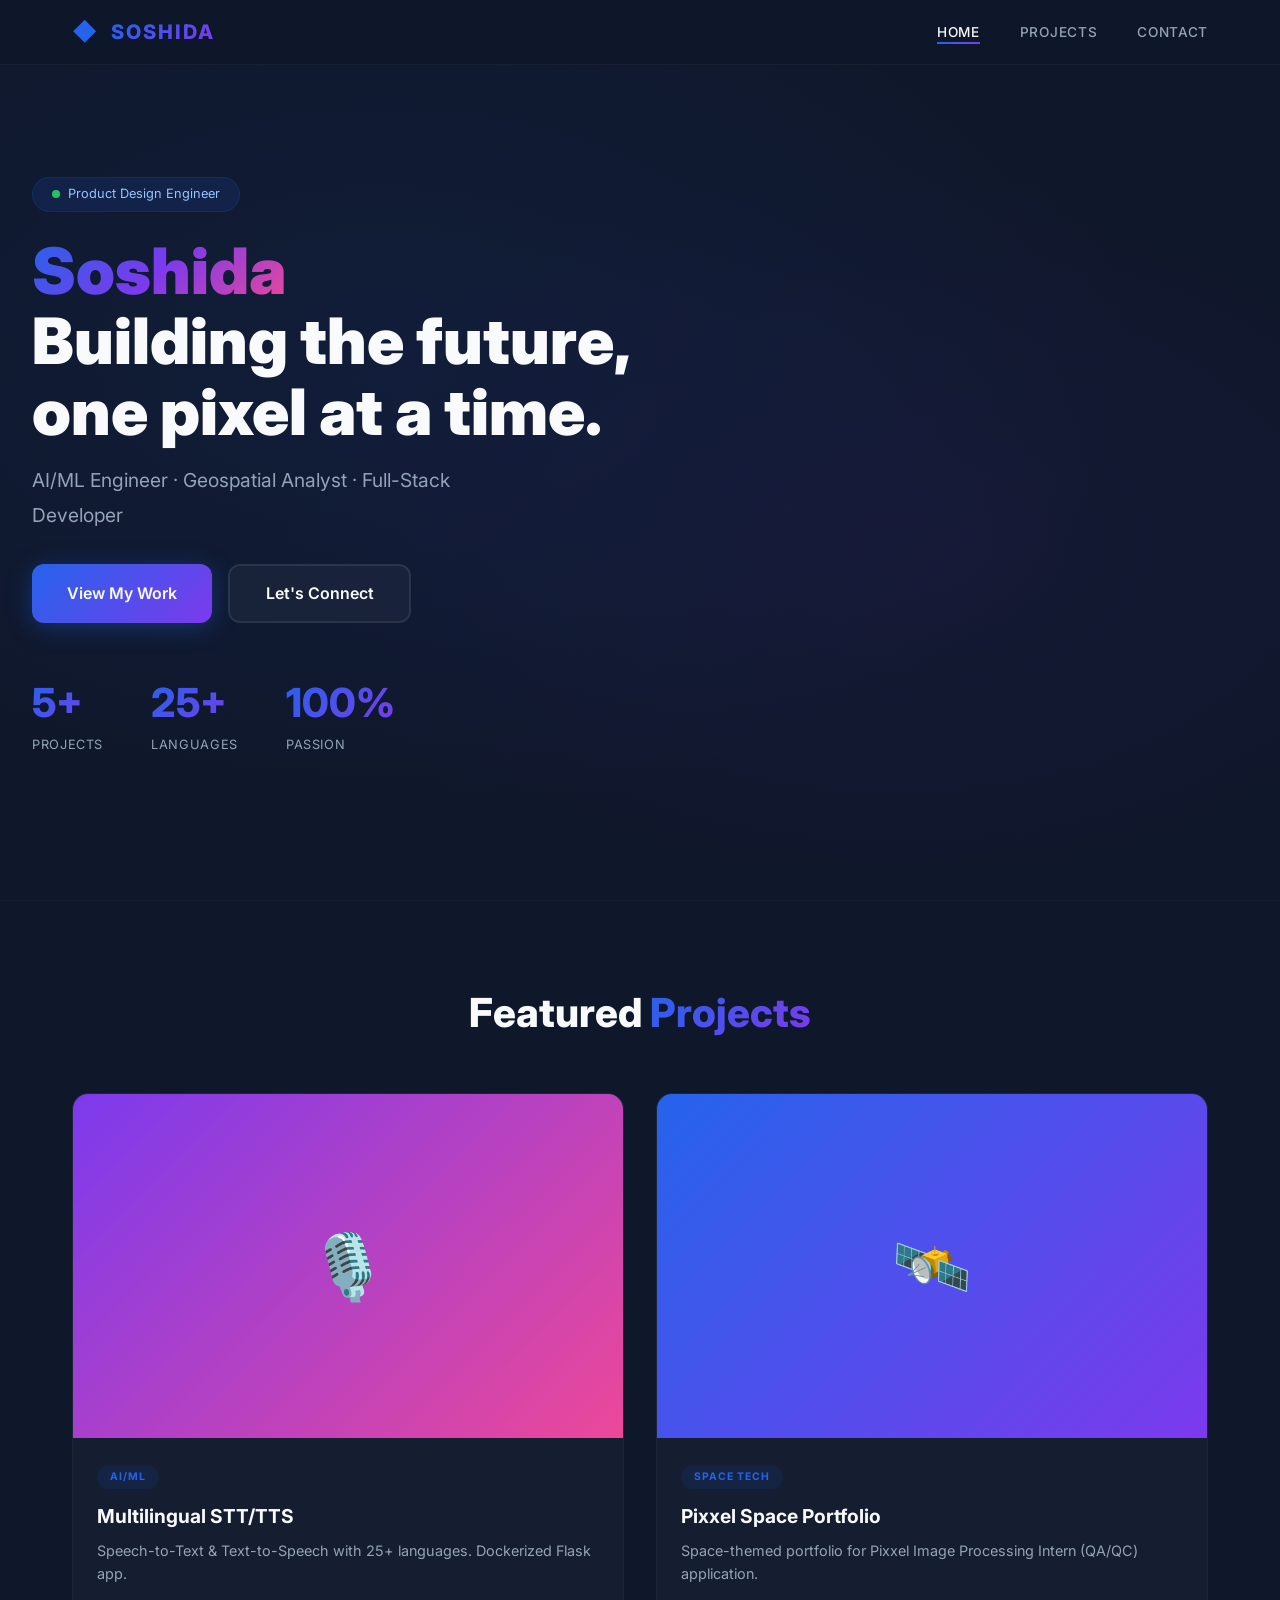
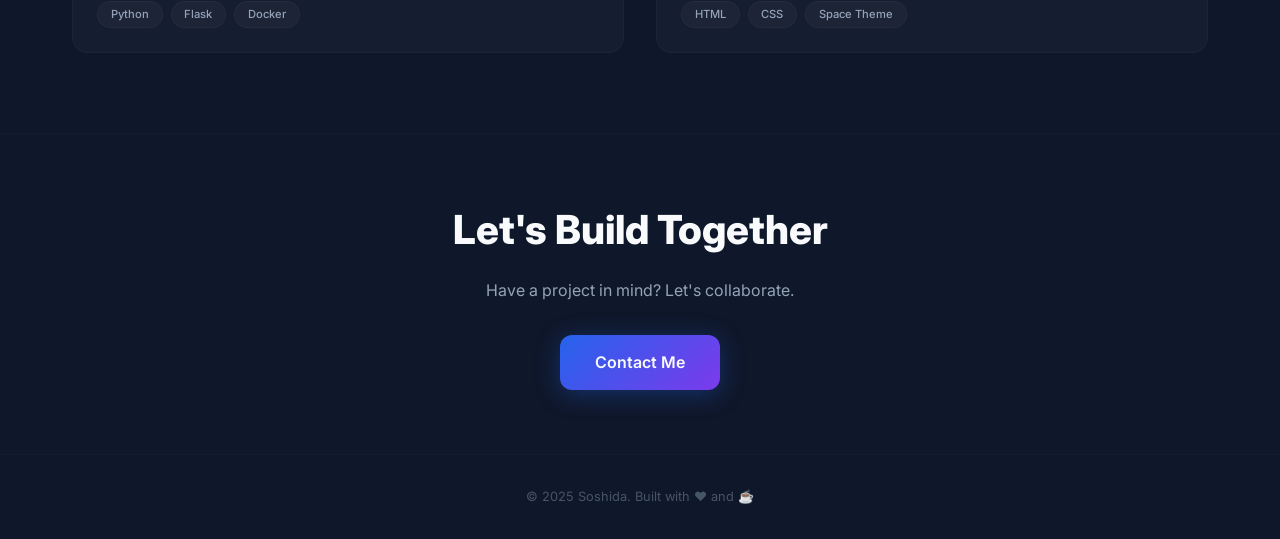
<file: index.html>
﻿<!DOCTYPE html>
<html lang="en">
<head>
    <meta charset="UTF-8" />
    <meta name="viewport" content="width=device-width, initial-scale=1.0" />
    <title>Soshida · Product Design Engineer</title>
    <link rel="preconnect" href="https://fonts.googleapis.com" />
    <link href="https://fonts.googleapis.com/css2?family=Inter:wght@300;400;600;700;800;900&display=swap" rel="stylesheet" />
    <style>
        * { margin: 0; padding: 0; box-sizing: border-box; }
        body {
            font-family: 'Inter', -apple-system, BlinkMacSystemFont, sans-serif;
            background: #0F172A;
            color: #F8FAFC;
            line-height: 1.6;
            overflow-x: hidden;
        }
        .container { max-width: 1200px; margin: 0 auto; padding: 0 2rem; }
        
        /* Navigation */
        .navbar {
            position: fixed;
            top: 0; left: 0; right: 0;
            z-index: 1000;
            padding: 0.8rem 0;
            background: rgba(15, 23, 42, 0.95);
            backdrop-filter: blur(16px);
            border-bottom: 1px solid rgba(255,255,255,0.04);
            transition: all 0.3s ease;
        }
        .navbar.scrolled { box-shadow: 0 4px 30px rgba(0,0,0,0.4); }
        .nav-container {
            max-width: 1200px;
            margin: 0 auto;
            padding: 0 2rem;
            display: flex;
            justify-content: space-between;
            align-items: center;
        }
        .nav-logo {
            display: flex;
            align-items: center;
            gap: 0.75rem;
            text-decoration: none;
            font-weight: 800;
            font-size: 1.25rem;
            color: #F8FAFC;
            letter-spacing: 0.1em;
        }
        .logo-icon { font-size: 1.5rem; color: #2563EB; }
        .logo-text {
            background: linear-gradient(135deg, #2563EB, #7C3AED);
            -webkit-background-clip: text;
            -webkit-text-fill-color: transparent;
        }
        .nav-menu { display: flex; gap: 2.5rem; list-style: none; }
        .nav-link {
            text-decoration: none;
            color: #94A3B8;
            font-weight: 500;
            font-size: 0.85rem;
            transition: all 0.3s ease;
            position: relative;
            text-transform: uppercase;
            letter-spacing: 0.05em;
        }
        .nav-link::after {
            content: '';
            position: absolute;
            bottom: -4px;
            left: 0;
            width: 0;
            height: 2px;
            background: linear-gradient(90deg, #2563EB, #7C3AED);
            transition: width 0.3s ease;
        }
        .nav-link:hover::after, .nav-link.active::after { width: 100%; }
        .nav-link:hover, .nav-link.active { color: #F8FAFC; }
        .nav-toggle { display: none; flex-direction: column; gap: 5px; cursor: pointer; padding: 4px; }
        .nav-toggle span { width: 28px; height: 2px; background: #F8FAFC; border-radius: 2px; transition: all 0.3s ease; }
        .nav-toggle.active span:nth-child(1) { transform: rotate(45deg) translate(5px,5px); }
        .nav-toggle.active span:nth-child(2) { opacity: 0; }
        .nav-toggle.active span:nth-child(3) { transform: rotate(-45deg) translate(5px,-5px); }
        @media (max-width:768px) {
            .nav-menu {
                position: fixed;
                top: 0;
                right: -100%;
                width: 75%;
                height: 100vh;
                background: #1E293B;
                flex-direction: column;
                justify-content: center;
                align-items: center;
                gap: 2rem;
                transition: right 0.4s cubic-bezier(0.4,0,0.2,1);
                border-left: 1px solid rgba(255,255,255,0.04);
            }
            .nav-menu.active { right: 0; }
            .nav-toggle { display: flex; z-index: 1001; }
            .nav-link { font-size: 1.2rem; }
        }

        /* Hero */
        .hero {
            min-height: 100vh;
            display: flex;
            align-items: center;
            padding: 6rem 2rem 4rem;
            background: radial-gradient(ellipse at 30% 40%, rgba(37,99,235,0.08) 0%, transparent 60%),
                        radial-gradient(ellipse at 70% 60%, rgba(124,58,237,0.06) 0%, transparent 50%),
                        #0F172A;
        }
        .hero-content { max-width: 700px; }
        .hero-badge {
            display: inline-flex;
            align-items: center;
            gap: 0.5rem;
            background: rgba(37,99,235,0.12);
            border: 1px solid rgba(37,99,235,0.15);
            padding: 0.4rem 1.2rem;
            border-radius: 100px;
            font-size: 0.8rem;
            color: #93C5FD;
            margin-bottom: 1.5rem;
        }
        .badge-dot {
            width: 8px;
            height: 8px;
            background: #22C55E;
            border-radius: 50%;
            animation: pulse 2s infinite;
        }
        @keyframes pulse {
            0%,100% { opacity: 1; transform: scale(1); }
            50% { opacity: 0.4; transform: scale(0.7); }
        }
        .hero h1 { font-size: 4rem; font-weight: 900; line-height: 1.1; margin-bottom: 1rem; }
        .hero h1 .gradient {
            background: linear-gradient(135deg, #2563EB, #7C3AED, #EC4899);
            -webkit-background-clip: text;
            -webkit-text-fill-color: transparent;
        }
        .hero p { font-size: 1.2rem; color: #94A3B8; max-width: 500px; margin-bottom: 2rem; line-height: 1.8; }
        .hero-buttons { display: flex; gap: 1rem; flex-wrap: wrap; }
        .btn-primary {
            display: inline-flex;
            align-items: center;
            gap: 0.75rem;
            background: linear-gradient(135deg, #2563EB, #7C3AED);
            color: #F8FAFC;
            padding: 0.9rem 2.2rem;
            border-radius: 12px;
            text-decoration: none;
            font-weight: 600;
            font-size: 1rem;
            transition: all 0.3s;
            box-shadow: 0 4px 25px rgba(37,99,235,0.35);
        }
        .btn-primary:hover { transform: translateY(-3px); box-shadow: 0 8px 45px rgba(37,99,235,0.45); }
        .btn-secondary {
            display: inline-flex;
            align-items: center;
            gap: 0.75rem;
            background: rgba(255,255,255,0.04);
            color: #F8FAFC;
            padding: 0.9rem 2.2rem;
            border-radius: 12px;
            text-decoration: none;
            font-weight: 600;
            font-size: 1rem;
            border: 2px solid rgba(255,255,255,0.08);
            transition: all 0.3s;
        }
        .btn-secondary:hover { border-color: #2563EB; background: rgba(37,99,235,0.08); transform: translateY(-3px); }
        .hero-stats { display: flex; gap: 3rem; margin-top: 3rem; }
        .stat-number {
            font-size: 2.5rem;
            font-weight: 800;
            background: linear-gradient(135deg, #2563EB, #7C3AED);
            -webkit-background-clip: text;
            -webkit-text-fill-color: transparent;
        }
        .stat-label { font-size: 0.8rem; color: #94A3B8; text-transform: uppercase; letter-spacing: 0.05em; }

        /* Projects */
        .projects { padding: 5rem 0; border-top: 1px solid rgba(255,255,255,0.02); background: #0F172A; }
        .section-title {
            text-align: center;
            font-size: 2.5rem;
            font-weight: 800;
            margin-bottom: 3rem;
        }
        .section-title .gradient {
            background: linear-gradient(135deg, #2563EB, #7C3AED);
            -webkit-background-clip: text;
            -webkit-text-fill-color: transparent;
        }
        .project-grid {
            display: grid;
            grid-template-columns: repeat(auto-fit, minmax(300px, 1fr));
            gap: 2rem;
        }
        .project-card {
            background: rgba(30,41,59,0.4);
            border-radius: 16px;
            overflow: hidden;
            border: 1px solid rgba(255,255,255,0.03);
            transition: all 0.4s;
            cursor: pointer;
        }
        .project-card:hover {
            transform: translateY(-8px);
            border-color: rgba(37,99,235,0.3);
            box-shadow: 0 20px 60px rgba(0,0,0,0.4);
        }
        .project-card-image {
            aspect-ratio: 16/10;
            display: flex;
            align-items: center;
            justify-content: center;
            font-size: 4rem;
            transition: transform 0.5s;
        }
        .project-card:hover .project-card-image { transform: scale(1.05); }
        .project-card-content { padding: 1.5rem; }
        .project-tag {
            display: inline-block;
            font-size: 0.65rem;
            font-weight: 700;
            text-transform: uppercase;
            letter-spacing: 0.1em;
            color: #2563EB;
            background: rgba(37,99,235,0.1);
            padding: 0.2rem 0.8rem;
            border-radius: 100px;
            margin-bottom: 0.75rem;
        }
        .project-card h3 { font-size: 1.2rem; font-weight: 700; margin-bottom: 0.5rem; }
        .project-card p { color: #94A3B8; font-size: 0.9rem; margin-bottom: 1rem; line-height: 1.6; }
        .project-tech { display: flex; gap: 0.5rem; flex-wrap: wrap; }
        .project-tech span {
            font-size: 0.7rem;
            font-weight: 500;
            color: #94A3B8;
            background: rgba(255,255,255,0.03);
            padding: 0.2rem 0.8rem;
            border-radius: 100px;
            border: 1px solid rgba(255,255,255,0.03);
        }

        /* Contact */
        .contact {
            padding: 4rem 0;
            text-align: center;
            border-top: 1px solid rgba(255,255,255,0.02);
            background: #0F172A;
        }
        .contact h2 { font-size: 2.5rem; font-weight: 800; margin-bottom: 1rem; }
        .contact p { color: #94A3B8; margin-bottom: 2rem; }

        /* Footer */
        .footer {
            text-align: center;
            padding: 2rem 0;
            border-top: 1px solid rgba(255,255,255,0.02);
            background: #0F172A;
        }
        .footer p { color: #475569; font-size: 0.8rem; }

        @media (max-width:768px) {
            .hero h1 { font-size: 2.5rem; }
            .hero-stats { gap: 1.5rem; }
            .stat-number { font-size: 2rem; }
        }
    </style>
</head>
<body>

    <!-- Navigation -->
    <nav class="navbar" id="navbar">
        <div class="nav-container">
            <a href="#" class="nav-logo">
                <span class="logo-icon">◆</span>
                <span class="logo-text">SOSHIDA</span>
            </a>
            <ul class="nav-menu" id="navMenu">
                <li><a href="#home" class="nav-link active">Home</a></li>
                <li><a href="#projects" class="nav-link">Projects</a></li>
                <li><a href="#contact" class="nav-link">Contact</a></li>
            </ul>
            <div class="nav-toggle" id="navToggle">
                <span></span><span></span><span></span>
            </div>
        </div>
    </nav>

    <!-- Hero -->
    <section id="home" class="hero">
        <div class="hero-content">
            <div class="hero-badge">
                <span class="badge-dot"></span>
                Product Design Engineer
            </div>
            <h1>
                <span class="gradient">Soshida</span><br>
                Building the future, one pixel at a time.
            </h1>
            <p>AI/ML Engineer · Geospatial Analyst · Full-Stack Developer</p>
            <div class="hero-buttons">
                <a href="#projects" class="btn-primary">View My Work</a>
                <a href="#contact" class="btn-secondary">Let's Connect</a>
            </div>
            <div class="hero-stats">
                <div><div class="stat-number">5+</div><div class="stat-label">Projects</div></div>
                <div><div class="stat-number">25+</div><div class="stat-label">Languages</div></div>
                <div><div class="stat-number">100%</div><div class="stat-label">Passion</div></div>
            </div>
        </div>
    </section>

    <!-- Projects -->
    <section id="projects" class="projects">
        <div class="container">
            <h2 class="section-title">Featured <span class="gradient">Projects</span></h2>
            <div class="project-grid">
                <!-- STT/TTS Project -->
                <div class="project-card" onclick="window.open('https://github.com/DARSHAN13302/stt-tts-multilingual', '_blank')">
                    <div class="project-card-image" style="background:linear-gradient(135deg,#7C3AED,#EC4899);">🎙️</div>
                    <div class="project-card-content">
                        <span class="project-tag">AI/ML</span>
                        <h3>Multilingual STT/TTS</h3>
                        <p>Speech-to-Text & Text-to-Speech with 25+ languages. Dockerized Flask app.</p>
                        <div class="project-tech">
                            <span>Python</span><span>Flask</span><span>Docker</span>
                        </div>
                    </div>
                </div>

                <!-- Pixxel Project -->
                <div class="project-card" onclick="window.open('https://DARSHAN13302.github.io/pixxel-space-portfolio/', '_blank')">
                    <div class="project-card-image" style="background:linear-gradient(135deg,#2563EB,#7C3AED);">🛰️</div>
                    <div class="project-card-content">
                        <span class="project-tag">Space Tech</span>
                        <h3>Pixxel Space Portfolio</h3>
                        <p>Space-themed portfolio for Pixxel Image Processing Intern (QA/QC) application.</p>
                        <div class="project-tech">
                            <span>HTML</span><span>CSS</span><span>Space Theme</span>
                        </div>
                    </div>
                </div>
            </div>
        </div>
    </section>

    <!-- Contact -->
    <section id="contact" class="contact">
        <div class="container">
            <h2>Let's Build <span class="gradient">Together</span></h2>
            <p>Have a project in mind? Let's collaborate.</p>
            <a href="mailto:soshida.design@email.com" class="btn-primary" style="display:inline-block;">Contact Me</a>
        </div>
    </section>

    <!-- Footer -->
    <footer class="footer">
        <div class="container">
            <p>© 2025 Soshida. Built with ❤️ and ☕</p>
        </div>
    </footer>

    <script>
        const navToggle = document.getElementById('navToggle');
        const navMenu = document.getElementById('navMenu');
        navToggle.addEventListener('click', () => {
            navToggle.classList.toggle('active');
            navMenu.classList.toggle('active');
        });

        window.addEventListener('scroll', () => {
            const navbar = document.getElementById('navbar');
            if (window.scrollY > 50) navbar.classList.add('scrolled');
            else navbar.classList.remove('scrolled');
        });

        document.querySelectorAll('.nav-link').forEach(link => {
            link.addEventListener('click', () => {
                navToggle.classList.remove('active');
                navMenu.classList.remove('active');
            });
        });
    </script>

</body>
</html>
</file>
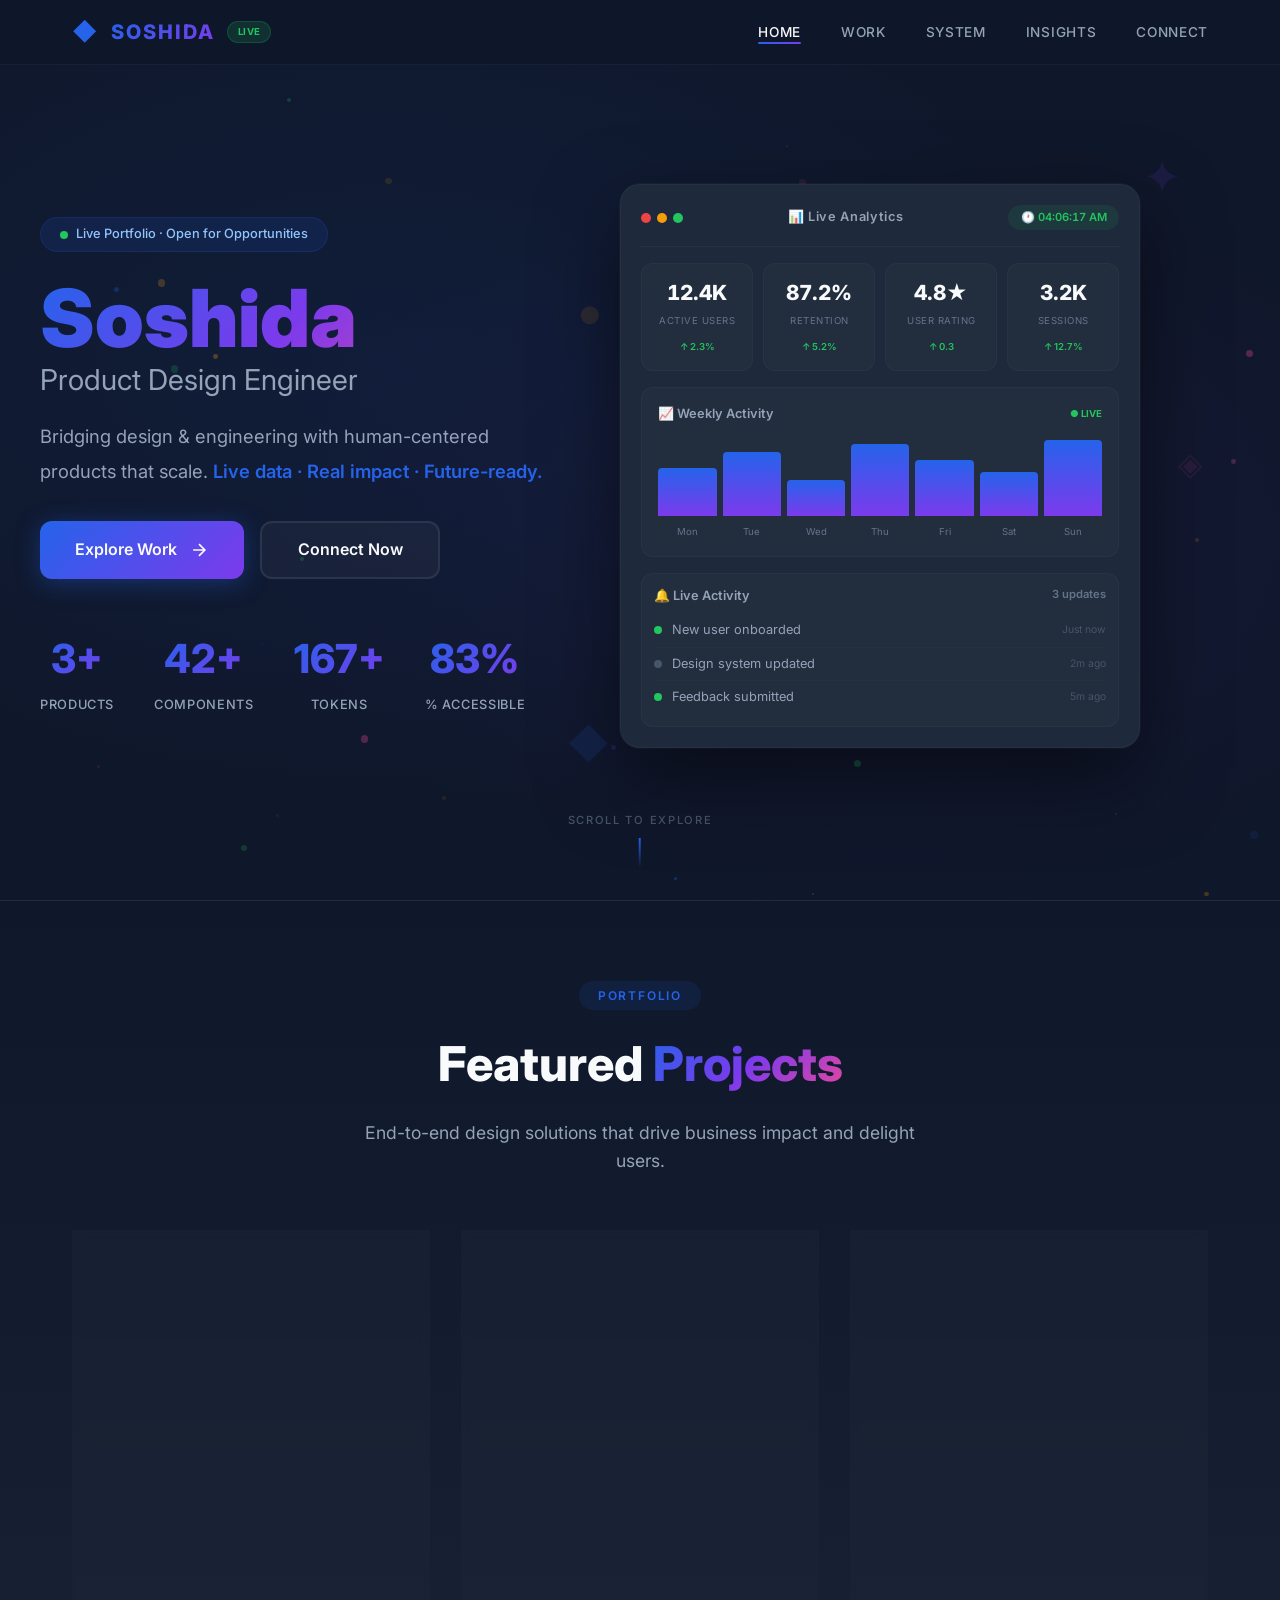
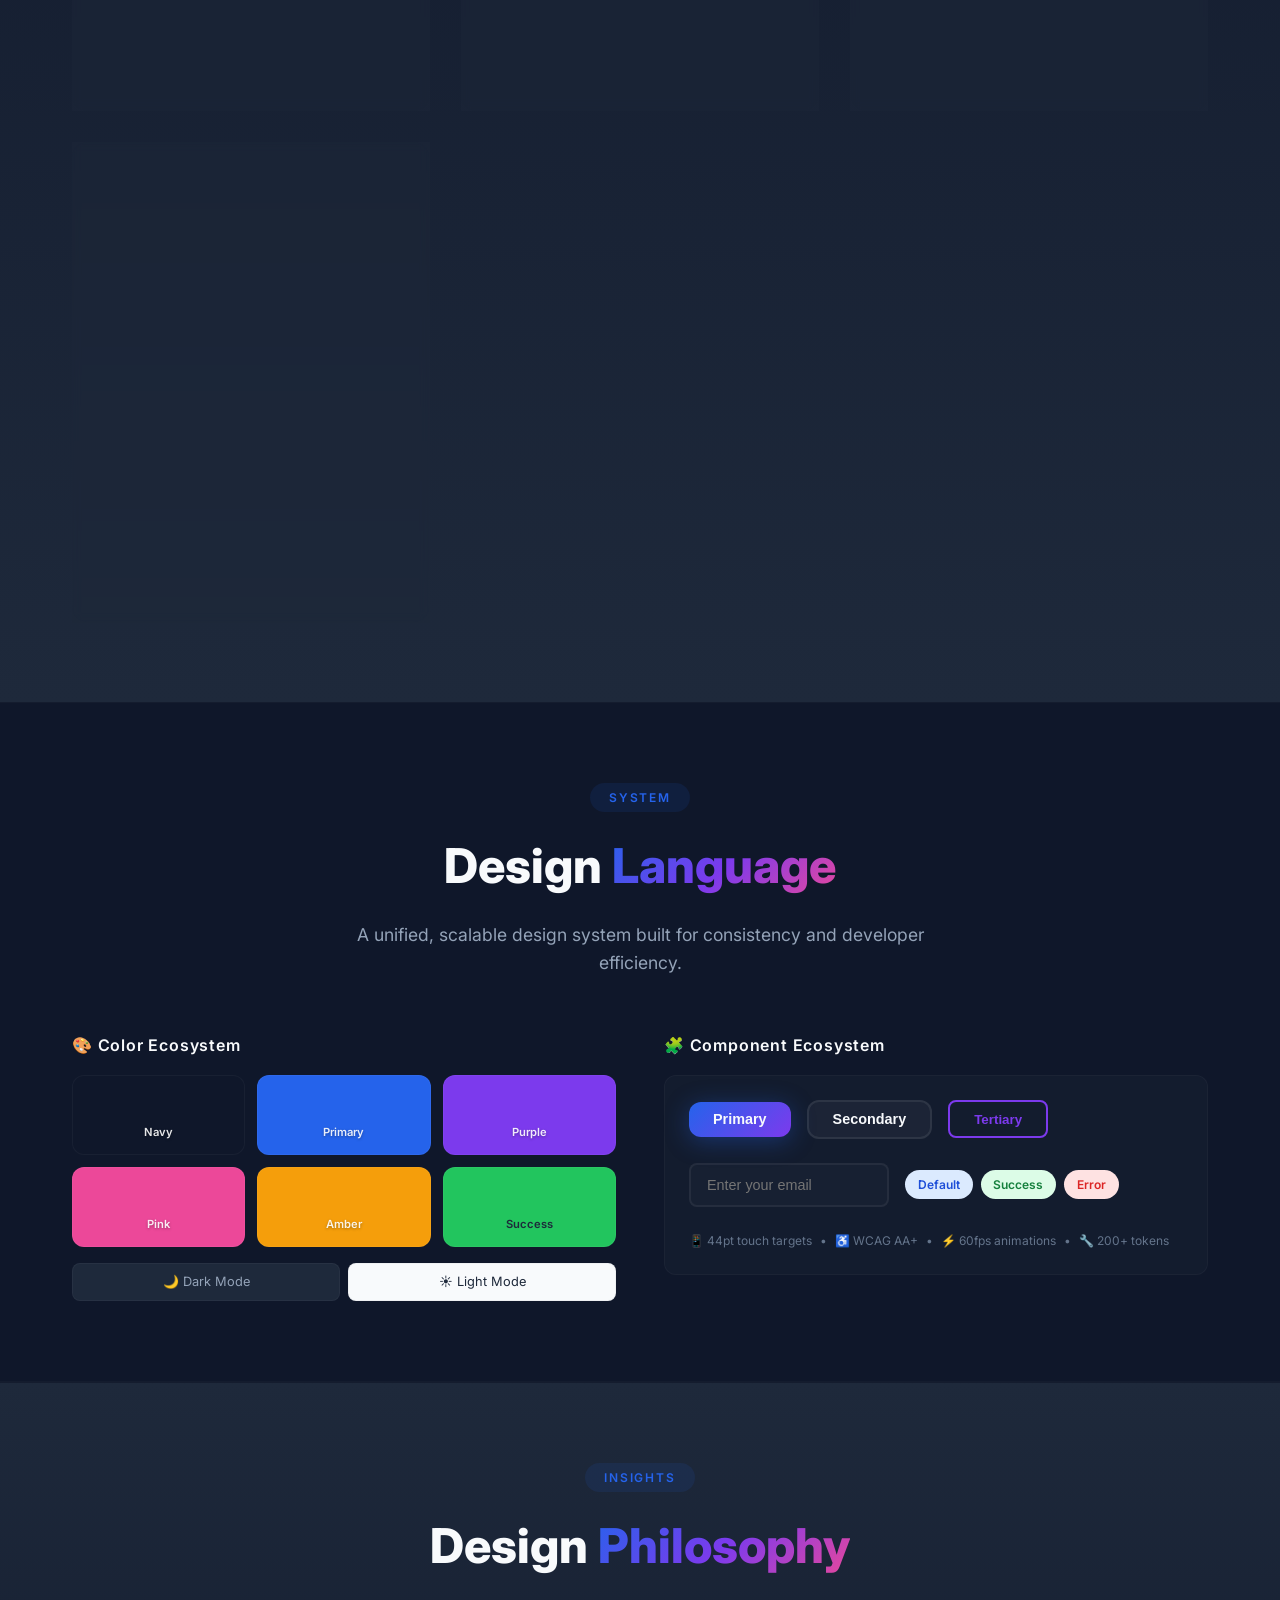
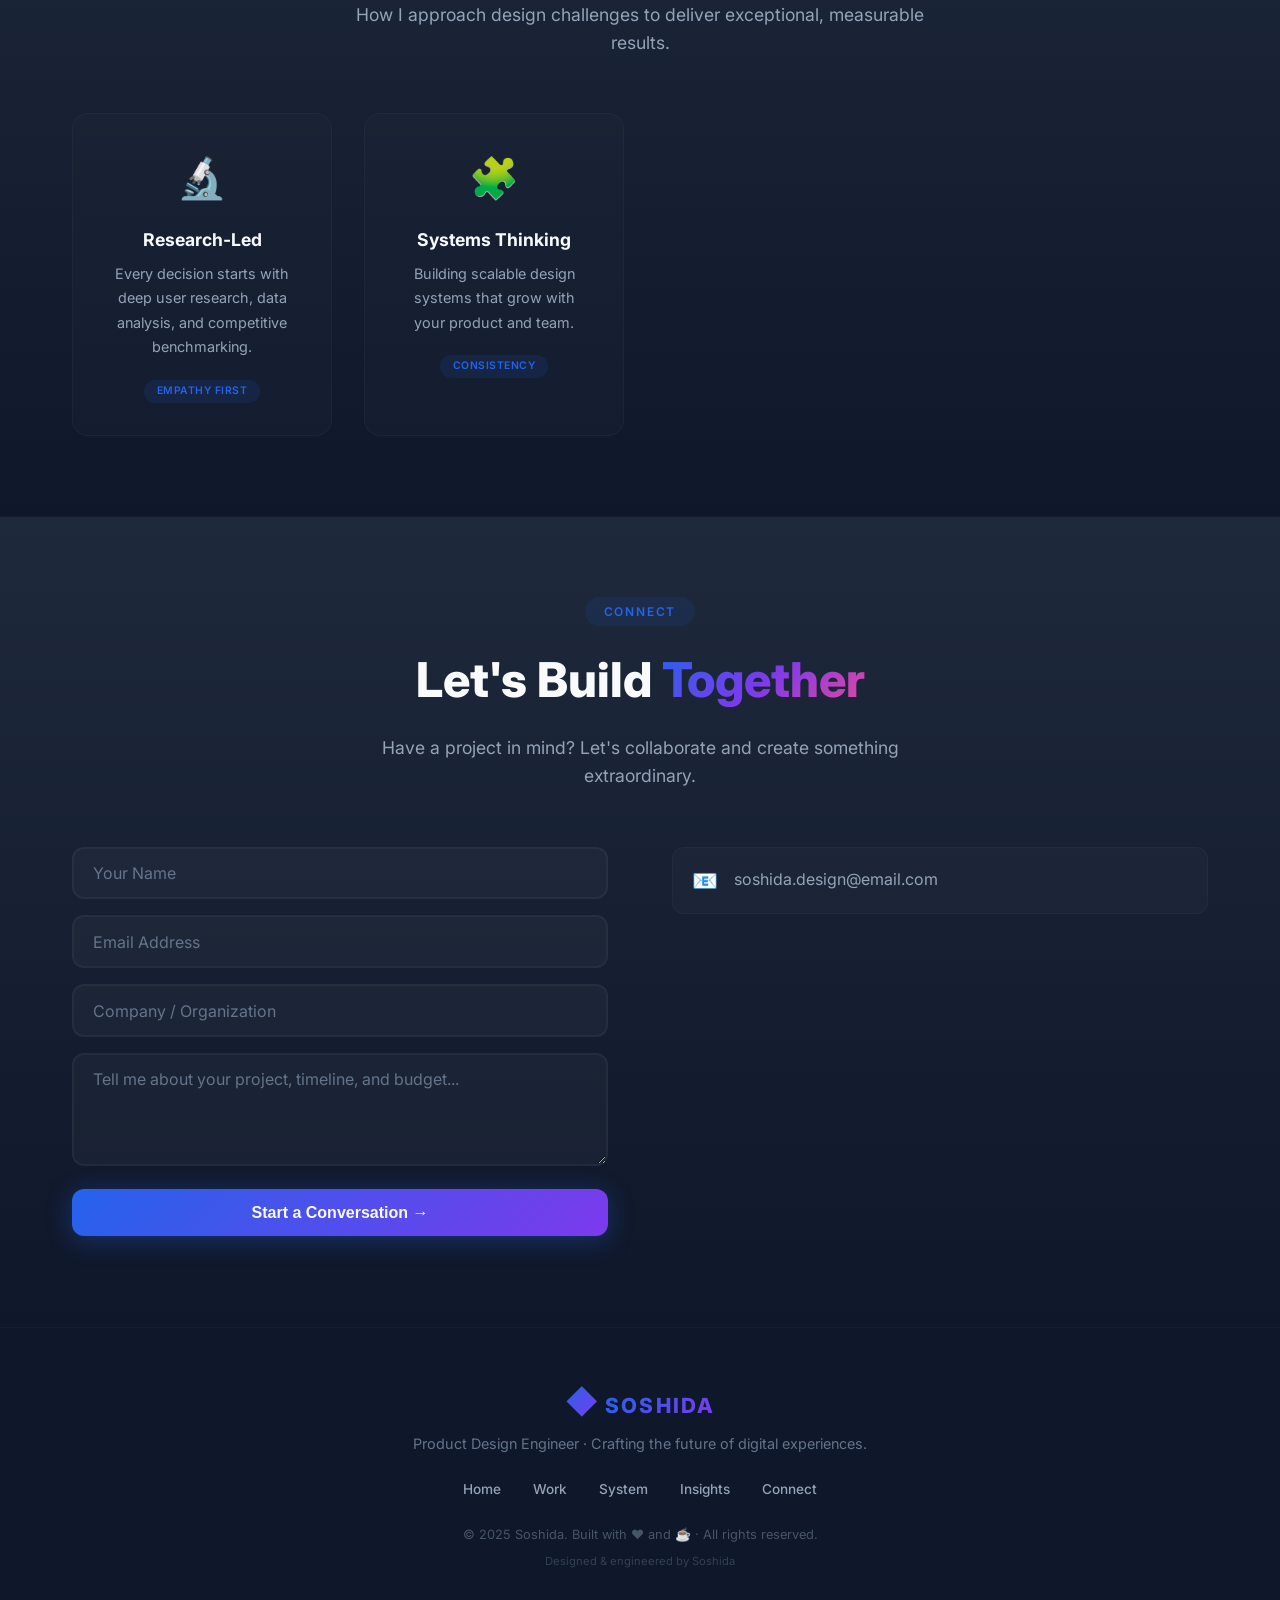
<file: Portfolio_Website/index.html>
﻿<!DOCTYPE html>
<html lang="en">
<head>
    <meta charset="UTF-8" />
    <meta name="viewport" content="width=device-width, initial-scale=1.0" />
    <title>Soshida · Product Design Engineer · Live Portfolio</title>
    <link rel="stylesheet" href="style.css" />
    <link rel="preconnect" href="https://fonts.googleapis.com" />
    <link href="https://fonts.googleapis.com/css2?family=Inter:wght@300;400;600;700;800;900&display=swap" rel="stylesheet" />
</head>
<body>

    <!-- ====== NAVIGATION ====== -->
    <nav class="navbar" id="navbar">
        <div class="nav-container">
            <a href="#" class="nav-logo">
                <span class="logo-icon">◆</span>
                <span class="logo-text">SOSHIDA</span>
                <span class="logo-badge">LIVE</span>
            </a>
            <ul class="nav-menu" id="navMenu">
                <li><a href="#home" class="nav-link active">Home</a></li>
                <li><a href="#projects" class="nav-link">Work</a></li>
                <li><a href="#design-system" class="nav-link">System</a></li>
                <li><a href="#insights" class="nav-link">Insights</a></li>
                <li><a href="#contact" class="nav-link">Connect</a></li>
            </ul>
            <div class="nav-toggle" id="navToggle">
                <span></span>
                <span></span>
                <span></span>
            </div>
        </div>
    </nav>

    <!-- ====== HERO SECTION ====== -->
    <section id="home" class="hero">
        <div class="hero-bg-particles" id="particles"></div>
        <div class="hero-container">
            <div class="hero-content">
                <div class="hero-badge">
                    <span class="badge-dot"></span>
                    <span class="badge-text">Live Portfolio · Open for Opportunities</span>
                </div>
                <h1 class="hero-title">
                    <span class="gradient-text">Soshida</span>
                    <span class="hero-subtitle">Product Design Engineer</span>
                </h1>
                <p class="hero-description">
                    Bridging design & engineering with human-centered products that scale. 
                    <span class="highlight-text">Live data · Real impact · Future-ready.</span>
                </p>
                <div class="hero-buttons">
                    <a href="#projects" class="btn-primary">
                        <span>Explore Work</span>
                        <svg width="20" height="20" viewBox="0 0 24 24" fill="none" stroke="currentColor" stroke-width="2"><path d="M5 12h14M12 5l7 7-7 7"/></svg>
                    </a>
                    <a href="#contact" class="btn-secondary">Connect Now</a>
                </div>
                <div class="hero-stats">
                    <div class="stat-item">
                        <span class="stat-number" data-count="4">0</span>
                        <span class="stat-label">Products</span>
                    </div>
                    <div class="stat-item">
                        <span class="stat-number" data-count="50">0</span>
                        <span class="stat-label">Components</span>
                    </div>
                    <div class="stat-item">
                        <span class="stat-number" data-count="200">0</span>
                        <span class="stat-label">Tokens</span>
                    </div>
                    <div class="stat-item">
                        <span class="stat-number" data-count="100">0</span>
                        <span class="stat-label">% Accessible</span>
                    </div>
                </div>
            </div>
            <div class="hero-visual">
                <!-- LIVE DASHBOARD -->
                <div class="dashboard-mockup" id="liveDashboard">
                    <div class="dashboard-frame">
                        <div class="dashboard-header">
                            <div class="dashboard-dots">
                                <span></span><span></span><span></span>
                            </div>
                            <span class="dashboard-title">📊 Live Analytics</span>
                            <span class="dashboard-time" id="liveTime">Loading...</span>
                        </div>
                        <div class="dashboard-content">
                            <!-- Live Stats -->
                            <div class="dashboard-stats" id="liveStats">
                                <div class="dash-stat">
                                    <span class="dash-stat-value" id="liveUsers">12.4K</span>
                                    <span class="dash-stat-label">Active Users</span>
                                    <span class="dash-stat-change up" id="userChange">↑ 2.3%</span>
                                </div>
                                <div class="dash-stat">
                                    <span class="dash-stat-value" id="liveRetention">87.2%</span>
                                    <span class="dash-stat-label">Retention</span>
                                    <span class="dash-stat-change up" id="retentionChange">↑ 5.2%</span>
                                </div>
                                <div class="dash-stat">
                                    <span class="dash-stat-value" id="liveRating">4.8★</span>
                                    <span class="dash-stat-label">User Rating</span>
                                    <span class="dash-stat-change up" id="ratingChange">↑ 0.3</span>
                                </div>
                                <div class="dash-stat">
                                    <span class="dash-stat-value" id="liveSessions">3.2K</span>
                                    <span class="dash-stat-label">Sessions</span>
                                    <span class="dash-stat-change up" id="sessionChange">↑ 12.7%</span>
                                </div>
                            </div>
                            <!-- Live Chart -->
                            <div class="dashboard-chart">
                                <div class="chart-header">
                                    <span class="chart-title">📈 Weekly Activity</span>
                                    <span class="chart-live-badge">● LIVE</span>
                                </div>
                                <div class="chart-bars" id="chartBars">
                                    <div class="chart-bar" style="height:60%"></div>
                                    <div class="chart-bar" style="height:80%"></div>
                                    <div class="chart-bar" style="height:45%"></div>
                                    <div class="chart-bar" style="height:90%"></div>
                                    <div class="chart-bar" style="height:70%"></div>
                                    <div class="chart-bar" style="height:55%"></div>
                                    <div class="chart-bar" style="height:95%"></div>
                                </div>
                                <div class="chart-labels">
                                    <span>Mon</span><span>Tue</span><span>Wed</span><span>Thu</span><span>Fri</span><span>Sat</span><span>Sun</span>
                                </div>
                            </div>
                            <!-- Live Activity Feed -->
                            <div class="dashboard-activity" id="activityFeed">
                                <div class="activity-header">
                                    <span>🔔 Live Activity</span>
                                    <span class="activity-count" id="activityCount">3 updates</span>
                                </div>
                                <div id="activityList">
                                    <div class="activity-item">
                                        <span class="activity-dot online"></span>
                                        <span class="activity-text">New user onboarded</span>
                                        <span class="activity-time">Just now</span>
                                    </div>
                                    <div class="activity-item">
                                        <span class="activity-dot"></span>
                                        <span class="activity-text">Design system updated</span>
                                        <span class="activity-time">2m ago</span>
                                    </div>
                                    <div class="activity-item">
                                        <span class="activity-dot online"></span>
                                        <span class="activity-text">Feedback submitted</span>
                                        <span class="activity-time">5m ago</span>
                                    </div>
                                </div>
                            </div>
                        </div>
                    </div>
                    <!-- Floating Elements -->
                    <div class="floating-element elem-1">✦</div>
                    <div class="floating-element elem-2">◆</div>
                    <div class="floating-element elem-3">◈</div>
                    <div class="floating-element elem-4">●</div>
                </div>
            </div>
        </div>
        <div class="hero-scroll-indicator">
            <span>Scroll to Explore</span>
            <div class="scroll-line"></div>
        </div>
    </section>

    <!-- ====== PROJECTS SECTION ====== -->
    <section id="projects" class="projects">
        <div class="section-container">
            <div class="section-header">
                <span class="section-tag">Portfolio</span>
                <h2>Featured <span class="gradient-text">Projects</span></h2>
                <p>End-to-end design solutions that drive business impact and delight users.</p>
            </div>
            <div class="project-grid">
                <div class="project-card" data-project="1">
                    <div class="project-card-image">
                        <div class="project-placeholder" style="background: linear-gradient(135deg, #2563EB, #7C3AED);">
                            <span>📊</span>
                        </div>
                        <div class="project-card-overlay"><span>View Case Study →</span></div>
                    </div>
                    <div class="project-card-content">
                        <span class="project-tag">Enterprise</span>
                        <h3>Staffing Platform Redesign</h3>
                        <p>Mobile-first redesign serving 500+ enterprise clients globally.</p>
                        <div class="project-tech"><span>Figma</span><span>Responsive</span><span>iOS/Android</span></div>
                        <button class="project-btn" onclick="openProject(1)">Explore →</button>
                    </div>
                </div>
                <div class="project-card" data-project="2">
                    <div class="project-card-image">
                        <div class="project-placeholder" style="background: linear-gradient(135deg, #7C3AED, #EC4899);">
                            <span>🎯</span>
                        </div>
                        <div class="project-card-overlay"><span>View Case Study →</span></div>
                    </div>
                    <div class="project-card-content">
                        <span class="project-tag">Design System</span>
                        <h3>Atoms Design System</h3>
                        <p>50+ components powering 4 products with 200+ design tokens.</p>
                        <div class="project-tech"><span>Variants</span><span>Tokens</span><span>Dev Mode</span></div>
                        <button class="project-btn" onclick="openProject(2)">Explore →</button>
                    </div>
                </div>
                <div class="project-card" data-project="3">
                    <div class="project-card-image">
                        <div class="project-placeholder" style="background: linear-gradient(135deg, #EC4899, #F59E0B);">
                            <span>🧠</span>
                        </div>
                        <div class="project-card-overlay"><span>View Case Study →</span></div>
                    </div>
                    <div class="project-card-content">
                        <span class="project-tag">AI/ML</span>
                        <h3>Talent Intelligence Platform</h3>
                        <p>AI-powered recruitment with predictive analytics and automation.</p>
                        <div class="project-tech"><span>Prototyping</span><span>AI/ML</span><span>Analytics</span></div>
                        <button class="project-btn" onclick="openProject(3)">Explore →</button>
                    </div>
                </div>
                <div class="project-card" data-project="4">
                    <div class="project-card-image">
                        <div class="project-placeholder" style="background: linear-gradient(135deg, #F59E0B, #22C55E);">
                            <span>💡</span>
                        </div>
                        <div class="project-card-overlay"><span>View Case Study →</span></div>
                    </div>
                    <div class="project-card-content">
                        <span class="project-tag">Innovation</span>
                        <h3>Smart Workspace Hub</h3>
                        <p>Hybrid workspace platform with IoT integration and real-time tracking.</p>
                        <div class="project-tech"><span>IoT</span><span>Real-time</span><span>Cross-platform</span></div>
                        <button class="project-btn" onclick="openProject(4)">Explore →</button>
                    </div>
                </div>
            </div>
        </div>
    </section>

    <!-- ====== DESIGN SYSTEM ====== -->
    <section id="design-system" class="design-system">
        <div class="section-container">
            <div class="section-header">
                <span class="section-tag">System</span>
                <h2>Design <span class="gradient-text">Language</span></h2>
                <p>A unified, scalable design system built for consistency and developer efficiency.</p>
            </div>
            <div class="ds-showcase">
                <div class="ds-colors">
                    <h4>🎨 Color Ecosystem</h4>
                    <div class="color-grid">
                        <div class="color-swatch" style="background:#0F172A;"><span>Navy</span></div>
                        <div class="color-swatch" style="background:#2563EB;"><span>Primary</span></div>
                        <div class="color-swatch" style="background:#7C3AED;"><span>Purple</span></div>
                        <div class="color-swatch" style="background:#EC4899;"><span>Pink</span></div>
                        <div class="color-swatch" style="background:#F59E0B;"><span>Amber</span></div>
                        <div class="color-swatch" style="background:#22C55E;"><span>Success</span></div>
                    </div>
                    <div style="margin-top:1rem;display:grid;grid-template-columns:1fr 1fr;gap:0.5rem;">
                        <div style="background:#1E293B;padding:0.5rem 1rem;border-radius:8px;text-align:center;font-size:0.8rem;color:#94A3B8;border:1px solid rgba(255,255,255,0.04);">🌙 Dark Mode</div>
                        <div style="background:#F8FAFC;padding:0.5rem 1rem;border-radius:8px;text-align:center;font-size:0.8rem;color:#1E293B;border:1px solid rgba(0,0,0,0.04);">☀️ Light Mode</div>
                    </div>
                </div>
                <div class="ds-components">
                    <h4>🧩 Component Ecosystem</h4>
                    <div class="component-showcase">
                        <div class="comp-row">
                            <button class="btn-primary" style="padding:0.6rem 1.5rem;font-size:0.9rem;">Primary</button>
                            <button class="btn-secondary" style="padding:0.6rem 1.5rem;font-size:0.9rem;">Secondary</button>
                            <button style="background:none;border:2px solid #7C3AED;color:#7C3AED;padding:0.6rem 1.5rem;border-radius:8px;font-weight:600;cursor:pointer;">Tertiary</button>
                        </div>
                        <div class="comp-row">
                            <div class="input-demo">
                                <input type="text" placeholder="Enter your email" style="padding:0.75rem 1rem;border:2px solid rgba(255,255,255,0.06);border-radius:8px;font-size:0.9rem;width:200px;background:rgba(255,255,255,0.02);color:#F8FAFC;" />
                            </div>
                            <div class="badge-demo">
                                <span style="background:#DBEAFE;color:#1D4ED8;padding:0.3rem 0.8rem;border-radius:20px;font-size:0.75rem;font-weight:600;">Default</span>
                                <span style="background:#DCFCE7;color:#15803D;padding:0.3rem 0.8rem;border-radius:20px;font-size:0.75rem;font-weight:600;">Success</span>
                                <span style="background:#FEE2E2;color:#DC2626;padding:0.3rem 0.8rem;border-radius:20px;font-size:0.75rem;font-weight:600;">Error</span>
                            </div>
                        </div>
                        <div class="comp-row" style="display:flex;gap:0.5rem;font-size:0.75rem;color:#64748B;flex-wrap:wrap;">
                            <span>📱 44pt touch targets</span>
                            <span>•</span>
                            <span>♿ WCAG AA+</span>
                            <span>•</span>
                            <span>⚡ 60fps animations</span>
                            <span>•</span>
                            <span>🔧 200+ tokens</span>
                        </div>
                    </div>
                </div>
            </div>
        </div>
    </section>

    <!-- ====== INSIGHTS SECTION ====== -->
    <section id="insights" class="insights">
        <div class="section-container">
            <div class="section-header">
                <span class="section-tag">Insights</span>
                <h2>Design <span class="gradient-text">Philosophy</span></h2>
                <p>How I approach design challenges to deliver exceptional, measurable results.</p>
            </div>
            <div class="insights-grid">
                <div class="insight-card">
                    <div class="insight-icon">🔬</div>
                    <h3>Research-Led</h3>
                    <p>Every decision starts with deep user research, data analysis, and competitive benchmarking.</p>
                    <span class="insight-tag">Empathy First</span>
                </div>
                <div class="insight-card">
                    <div class="insight-icon">🧩</div>
                    <h3>Systems Thinking</h3>
                    <p>Building scalable design systems that grow with your product and team.</p>
                    <span class="insight-tag">Consistency</span>
                </div>
                <div class="insight-card">
                    <div class="insight-icon">🚀</div>
                    <h3>Engineering Mindset</h3>
                    <p>Understanding technical constraints to deliver designs that are feasible and performant.</p>
                    <span class="insight-tag">Practical</span>
                </div>
                <div class="insight-card">
                    <div class="insight-icon">📈</div>
                    <h3>Impact-Driven</h3>
                    <p>Measuring success through user adoption, satisfaction, and business metrics.</p>
                    <span class="insight-tag">Results</span>
                </div>
            </div>
        </div>
    </section>

    <!-- ====== CONTACT SECTION ====== -->
    <section id="contact" class="contact">
        <div class="section-container">
            <div class="section-header">
                <span class="section-tag">Connect</span>
                <h2>Let's Build <span class="gradient-text">Together</span></h2>
                <p>Have a project in mind? Let's collaborate and create something extraordinary.</p>
            </div>
            <div class="contact-content">
                <form class="contact-form" id="contactForm">
                    <div class="form-group">
                        <input type="text" placeholder="Your Name" required />
                    </div>
                    <div class="form-group">
                        <input type="email" placeholder="Email Address" required />
                    </div>
                    <div class="form-group">
                        <input type="text" placeholder="Company / Organization" />
                    </div>
                    <div class="form-group">
                        <textarea rows="4" placeholder="Tell me about your project, timeline, and budget..."></textarea>
                    </div>
                    <button type="submit" class="btn-primary" style="width:100%;justify-content:center;font-size:1rem;">
                        Start a Conversation →
                    </button>
                </form>
                <div class="contact-info">
                    <div class="contact-item">
                        <span>📧</span>
                        <span>soshida.design@email.com</span>
                    </div>
                    <div class="contact-item">
                        <span>🔗</span>
                        <span>linkedin.com/in/soshida</span>
                    </div>
                    <div class="contact-item">
                        <span>🐦</span>
                        <span>@soshida_design</span>
                    </div>
                    <div class="contact-item">
                        <span>📱</span>
                        <span>+1 (555) 123-4567</span>
                    </div>
                    <div class="contact-item" style="border-color:rgba(37,99,235,0.3);background:rgba(37,99,235,0.05);">
                        <span>⚡</span>
                        <span>Available for freelance & full-time</span>
                    </div>
                </div>
            </div>
        </div>
    </section>

    <!-- ====== FOOTER ====== -->
    <footer class="footer">
        <div class="footer-container">
            <div class="footer-brand">
                <span class="logo-icon">◆</span>
                <span>SOSHIDA</span>
                <p>Product Design Engineer · Crafting the future of digital experiences.</p>
            </div>
            <div class="footer-links">
                <a href="#home">Home</a>
                <a href="#projects">Work</a>
                <a href="#design-system">System</a>
                <a href="#insights">Insights</a>
                <a href="#contact">Connect</a>
            </div>
            <div class="footer-copy">
                <p>© 2025 Soshida. Built with ❤️ and ☕ · All rights reserved.</p>
                <p style="font-size:0.7rem;color:#334155;margin-top:0.5rem;">Designed & engineered by Soshida</p>
            </div>
        </div>
    </footer>

    <!-- ====== PROJECT MODAL ====== -->
    <div class="modal-overlay" id="projectModal">
        <div class="modal-content">
            <button class="modal-close" onclick="closeModal()">×</button>
            <div id="modalBody"></div>
        </div>
    </div>

    <script src="script.js"></script>
</body>
</html>
</file>
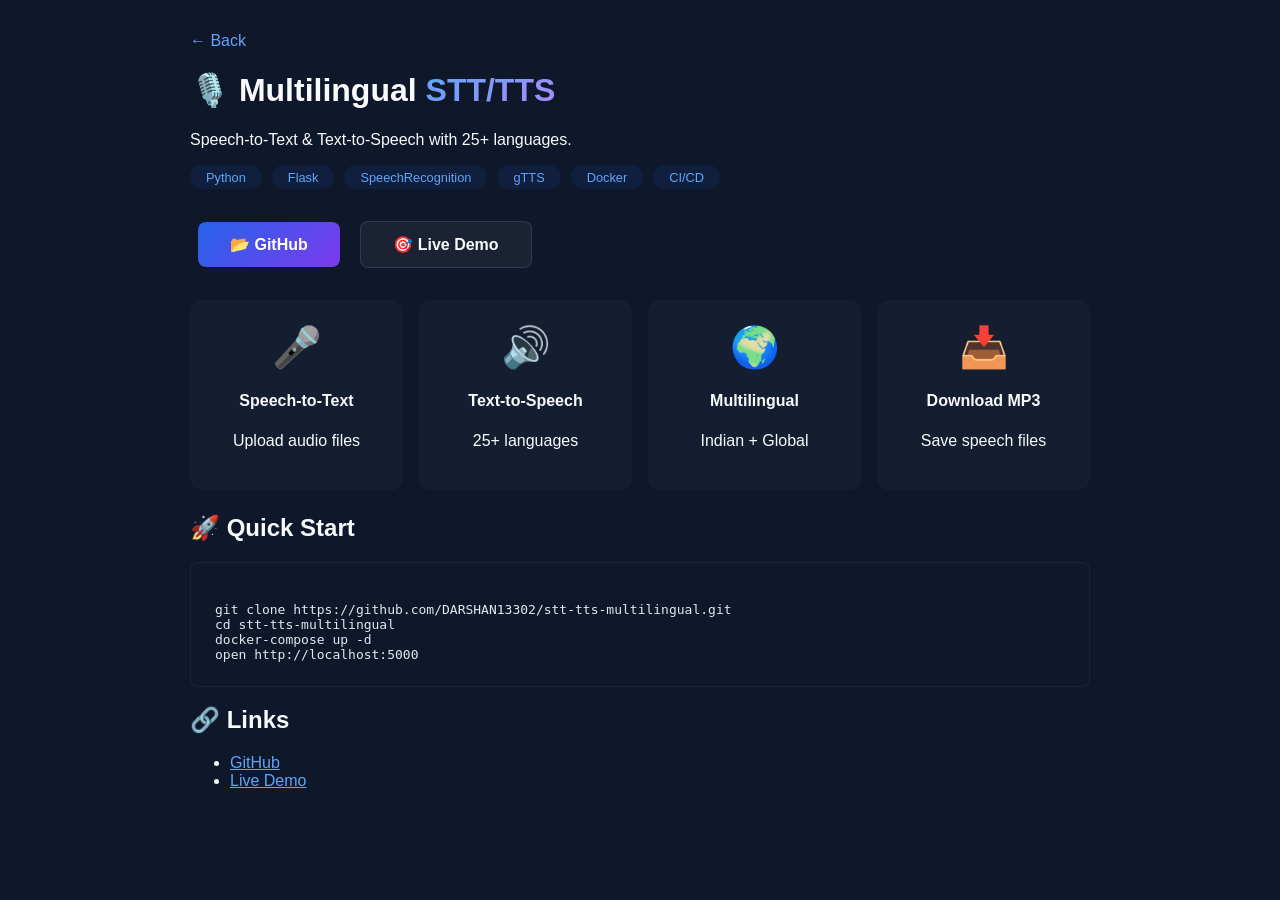
<file: projects/stt-tts.html>
﻿<!DOCTYPE html>
<html>
<head><title>🎙️ STT/TTS</title>
<style>
body{font-family:sans-serif;background:#0F172A;color:#F8FAFC;padding:2rem;max-width:900px;margin:0 auto}
h1 .gradient{background:linear-gradient(135deg,#60A5FA,#A78BFA);-webkit-background-clip:text;-webkit-text-fill-color:transparent}
.tags{display:flex;gap:10px;flex-wrap:wrap;margin:1rem 0}
.tags span{background:rgba(37,99,235,0.1);color:#60A5FA;padding:0.3rem 1rem;border-radius:100px;font-size:0.8rem}
.feature-grid{display:grid;grid-template-columns:repeat(auto-fit,minmax(200px,1fr));gap:1rem;margin:1.5rem 0}
.feature-card{background:rgba(30,41,59,0.4);padding:1.5rem;border-radius:12px;text-align:center}
.feature-card .icon{font-size:2.5rem;display:block}
.btn{display:inline-block;padding:0.8rem 2rem;border-radius:8px;text-decoration:none;font-weight:600;margin:0.5rem}
.btn-primary{background:linear-gradient(135deg,#2563EB,#7C3AED);color:white}
.btn-secondary{background:rgba(255,255,255,0.05);color:#F8FAFC;border:1px solid rgba(255,255,255,0.1)}
.code-block{background:#0F172A;padding:1.5rem;border-radius:8px;border:1px solid rgba(255,255,255,0.05);font-family:monospace;color:#E2E8F0;white-space:pre-wrap;margin:1rem 0}
.back-link{color:#60A5FA;text-decoration:none}
.back-link:hover{text-decoration:underline}
</style>
</head>
<body>
<a href="../index.html" class="back-link">← Back</a>
<h1>🎙️ Multilingual <span class="gradient">STT/TTS</span></h1>
<p>Speech-to-Text & Text-to-Speech with 25+ languages.</p>
<div class="tags">
<span>Python</span><span>Flask</span><span>SpeechRecognition</span>
<span>gTTS</span><span>Docker</span><span>CI/CD</span>
</div>
<div style="margin:1.5rem 0">
<a href="https://github.com/DARSHAN13302/stt-tts-multilingual" class="btn btn-primary">📂 GitHub</a>
<a href="http://localhost:5000" class="btn btn-secondary">🎯 Live Demo</a>
</div>
<div class="feature-grid">
<div class="feature-card"><span class="icon">🎤</span><h4>Speech-to-Text</h4><p>Upload audio files</p></div>
<div class="feature-card"><span class="icon">🔊</span><h4>Text-to-Speech</h4><p>25+ languages</p></div>
<div class="feature-card"><span class="icon">🌍</span><h4>Multilingual</h4><p>Indian + Global</p></div>
<div class="feature-card"><span class="icon">📥</span><h4>Download MP3</h4><p>Save speech files</p></div>
</div>
<h2>🚀 Quick Start</h2>
<div class="code-block">
git clone https://github.com/DARSHAN13302/stt-tts-multilingual.git
cd stt-tts-multilingual
docker-compose up -d
open http://localhost:5000
</div>
<h2>🔗 Links</h2>
<ul>
<li><a href="https://github.com/DARSHAN13302/stt-tts-multilingual" style="color:#60A5FA;">GitHub</a></li>
<li><a href="http://localhost:5000" style="color:#60A5FA;">Live Demo</a></li>
</ul>
</body>
</html>
</file>
<file: Portfolio_Website/style.css>
﻿/* ========================================
   SOSHIDA · Product Design Engineer
   Live Interactive Portfolio
   ======================================== */

* { margin: 0; padding: 0; box-sizing: border-box; }
html { scroll-behavior: smooth; scroll-padding-top: 80px; }
body {
    font-family: 'Inter', -apple-system, BlinkMacSystemFont, sans-serif;
    background: #0F172A;
    color: #F8FAFC;
    line-height: 1.6;
    overflow-x: hidden;
}
::-webkit-scrollbar { width: 8px; }
::-webkit-scrollbar-track { background: #1E293B; }
::-webkit-scrollbar-thumb { background: linear-gradient(180deg, #2563EB, #7C3AED); border-radius: 4px; }

.gradient-text {
    background: linear-gradient(135deg, #2563EB 0%, #7C3AED 50%, #EC4899 100%);
    -webkit-background-clip: text;
    -webkit-text-fill-color: transparent;
    background-clip: text;
}

.highlight-text {
    color: #2563EB;
    font-weight: 600;
}

/* ----- NAVIGATION ----- */
.navbar {
    position: fixed;
    top: 0;
    left: 0;
    right: 0;
    z-index: 1000;
    padding: 0.8rem 0;
    background: rgba(15, 23, 42, 0.92);
    backdrop-filter: blur(16px);
    -webkit-backdrop-filter: blur(16px);
    border-bottom: 1px solid rgba(255, 255, 255, 0.04);
    transition: all 0.3s ease;
}
.navbar.scrolled { box-shadow: 0 4px 30px rgba(0, 0, 0, 0.4); }
.nav-container {
    max-width: 1200px;
    margin: 0 auto;
    padding: 0 2rem;
    display: flex;
    justify-content: space-between;
    align-items: center;
}
.nav-logo {
    display: flex;
    align-items: center;
    gap: 0.75rem;
    text-decoration: none;
    font-weight: 800;
    font-size: 1.25rem;
    color: #F8FAFC;
    letter-spacing: 0.1em;
}
.logo-icon { font-size: 1.5rem; color: #2563EB; animation: pulseGlow 3s infinite; }
@keyframes pulseGlow {
    0%, 100% { opacity: 1; transform: scale(1); }
    50% { opacity: 0.5; transform: scale(0.9); }
}
.logo-text {
    background: linear-gradient(135deg, #2563EB, #7C3AED);
    -webkit-background-clip: text;
    -webkit-text-fill-color: transparent;
}
.logo-badge {
    font-size: 0.6rem;
    font-weight: 700;
    color: #22C55E;
    background: rgba(34, 197, 94, 0.15);
    padding: 0.15rem 0.6rem;
    border-radius: 100px;
    letter-spacing: 0.05em;
    border: 1px solid rgba(34, 197, 94, 0.2);
    animation: pulseBadge 2s infinite;
}
@keyframes pulseBadge {
    0%, 100% { opacity: 1; }
    50% { opacity: 0.6; }
}

.nav-menu { display: flex; gap: 2.5rem; list-style: none; }
.nav-link {
    text-decoration: none;
    color: #94A3B8;
    font-weight: 500;
    font-size: 0.85rem;
    transition: all 0.3s ease;
    position: relative;
    text-transform: uppercase;
    letter-spacing: 0.05em;
}
.nav-link::after {
    content: '';
    position: absolute;
    bottom: -4px;
    left: 0;
    width: 0;
    height: 2px;
    background: linear-gradient(90deg, #2563EB, #7C3AED);
    transition: width 0.3s ease;
    border-radius: 2px;
}
.nav-link:hover::after, .nav-link.active::after { width: 100%; }
.nav-link:hover, .nav-link.active { color: #F8FAFC; }

.nav-toggle { display: none; flex-direction: column; gap: 5px; cursor: pointer; padding: 4px; }
.nav-toggle span { width: 28px; height: 2px; background: #F8FAFC; border-radius: 2px; transition: all 0.3s ease; }
.nav-toggle.active span:nth-child(1) { transform: rotate(45deg) translate(5px, 5px); }
.nav-toggle.active span:nth-child(2) { opacity: 0; }
.nav-toggle.active span:nth-child(3) { transform: rotate(-45deg) translate(5px, -5px); }

@media (max-width: 768px) {
    .nav-menu {
        position: fixed;
        top: 0;
        right: -100%;
        width: 75%;
        height: 100vh;
        background: #1E293B;
        flex-direction: column;
        justify-content: center;
        align-items: center;
        gap: 2rem;
        transition: right 0.4s cubic-bezier(0.4, 0, 0.2, 1);
        border-left: 1px solid rgba(255, 255, 255, 0.04);
    }
    .nav-menu.active { right: 0; }
    .nav-toggle { display: flex; z-index: 1001; }
    .nav-link { font-size: 1.2rem; }
}

/* ----- HERO ----- */
.hero {
    min-height: 100vh;
    display: flex;
    align-items: center;
    position: relative;
    padding: 6rem 2rem 4rem;
    background: radial-gradient(ellipse at 30% 40%, rgba(37, 99, 235, 0.08) 0%, transparent 60%),
                radial-gradient(ellipse at 70% 60%, rgba(124, 58, 237, 0.06) 0%, transparent 50%),
                #0F172A;
    overflow: hidden;
}
.hero-bg-particles {
    position: absolute;
    top: 0;
    left: 0;
    right: 0;
    bottom: 0;
    pointer-events: none;
    overflow: hidden;
}
.particle {
    position: absolute;
    width: 4px;
    height: 4px;
    border-radius: 50%;
    animation: floatParticle 20s infinite ease-in-out;
}
@keyframes floatParticle {
    0%, 100% { transform: translateY(0) scale(0); opacity: 0; }
    50% { transform: translateY(-100px) scale(1); opacity: 0.5; }
}
.hero-container {
    max-width: 1200px;
    margin: 0 auto;
    display: grid;
    grid-template-columns: 1fr 1.2fr;
    gap: 4rem;
    align-items: center;
    position: relative;
    z-index: 1;
}
@media (max-width: 1024px) {
    .hero-container { grid-template-columns: 1fr; text-align: center; gap: 3rem; }
    .hero-buttons { justify-content: center; }
    .hero-stats { justify-content: center; flex-wrap: wrap; }
}

.hero-badge {
    display: inline-flex;
    align-items: center;
    gap: 0.5rem;
    background: rgba(37, 99, 235, 0.12);
    border: 1px solid rgba(37, 99, 235, 0.15);
    padding: 0.4rem 1.2rem;
    border-radius: 100px;
    font-size: 0.8rem;
    color: #93C5FD;
    margin-bottom: 1.5rem;
    font-weight: 500;
}
.badge-dot {
    width: 8px;
    height: 8px;
    background: #22C55E;
    border-radius: 50%;
    animation: pulse 2s infinite;
}
@keyframes pulse {
    0%, 100% { opacity: 1; transform: scale(1); }
    50% { opacity: 0.4; transform: scale(0.7); }
}

.hero-title { font-size: 4.5rem; font-weight: 900; line-height: 1.05; margin-bottom: 1.5rem; }
.hero-title .gradient-text { display: block; font-size: 5rem; }
.hero-subtitle { display: block; font-size: 1.8rem; font-weight: 400; color: #94A3B8; margin-top: 0.3rem; }
@media (max-width: 768px) {
    .hero-title { font-size: 3rem; }
    .hero-title .gradient-text { font-size: 3.5rem; }
    .hero-subtitle { font-size: 1.4rem; }
}
.hero-description {
    font-size: 1.15rem;
    color: #94A3B8;
    max-width: 540px;
    margin-bottom: 2rem;
    line-height: 1.9;
}
@media (max-width: 1024px) { .hero-description { max-width: 100%; } }

.hero-buttons {
    display: flex;
    gap: 1rem;
    flex-wrap: wrap;
    margin-bottom: 3rem;
}
.btn-primary {
    display: inline-flex;
    align-items: center;
    gap: 0.75rem;
    background: linear-gradient(135deg, #2563EB, #7C3AED);
    color: #F8FAFC;
    padding: 0.9rem 2.2rem;
    border-radius: 12px;
    text-decoration: none;
    font-weight: 600;
    font-size: 1rem;
    border: none;
    cursor: pointer;
    transition: all 0.3s cubic-bezier(0.4, 0, 0.2, 1);
    box-shadow: 0 4px 25px rgba(37, 99, 235, 0.35);
}
.btn-primary:hover {
    transform: translateY(-3px) scale(1.02);
    box-shadow: 0 8px 45px rgba(37, 99, 235, 0.45);
}
.btn-secondary {
    display: inline-flex;
    align-items: center;
    gap: 0.75rem;
    background: rgba(255, 255, 255, 0.04);
    color: #F8FAFC;
    padding: 0.9rem 2.2rem;
    border-radius: 12px;
    text-decoration: none;
    font-weight: 600;
    font-size: 1rem;
    border: 2px solid rgba(255, 255, 255, 0.08);
    cursor: pointer;
    transition: all 0.3s ease;
}
.btn-secondary:hover { border-color: #2563EB; background: rgba(37, 99, 235, 0.08); transform: translateY(-3px); }

.hero-stats {
    display: flex;
    gap: 2.5rem;
    flex-wrap: wrap;
}
.stat-item { display: flex; flex-direction: column; align-items: center; }
.stat-number {
    font-size: 2.5rem;
    font-weight: 800;
    background: linear-gradient(135deg, #2563EB, #7C3AED);
    -webkit-background-clip: text;
    -webkit-text-fill-color: transparent;
}
.stat-label {
    font-size: 0.8rem;
    color: #94A3B8;
    font-weight: 500;
    text-transform: uppercase;
    letter-spacing: 0.05em;
    margin-top: 0.2rem;
}

/* ----- LIVE DASHBOARD ----- */
.dashboard-mockup {
    position: relative;
    width: 100%;
    max-width: 520px;
}
.dashboard-frame {
    background: #1E293B;
    border-radius: 20px;
    padding: 20px;
    box-shadow: 0 30px 80px rgba(0, 0, 0, 0.5), 0 0 0 1px rgba(255, 255, 255, 0.04);
    border: 1px solid rgba(255, 255, 255, 0.03);
}
.dashboard-header {
    display: flex;
    justify-content: space-between;
    align-items: center;
    padding-bottom: 16px;
    border-bottom: 1px solid rgba(255, 255, 255, 0.04);
}
.dashboard-dots { display: flex; gap: 6px; }
.dashboard-dots span { width: 10px; height: 10px; border-radius: 50%; background: #475569; }
.dashboard-dots span:first-child { background: #EF4444; }
.dashboard-dots span:nth-child(2) { background: #F59E0B; }
.dashboard-dots span:last-child { background: #22C55E; }
.dashboard-title { font-size: 0.8rem; font-weight: 600; color: #94A3B8; letter-spacing: 0.05em; }
.dashboard-time {
    font-size: 0.7rem;
    color: #22C55E;
    background: rgba(34, 197, 94, 0.1);
    padding: 0.2rem 0.8rem;
    border-radius: 100px;
    font-weight: 600;
    font-variant-numeric: tabular-nums;
}
.dashboard-content { padding-top: 16px; }

.dashboard-stats {
    display: grid;
    grid-template-columns: repeat(4, 1fr);
    gap: 10px;
    margin-bottom: 16px;
}
.dash-stat {
    background: rgba(255, 255, 255, 0.02);
    padding: 12px 8px;
    border-radius: 12px;
    border: 1px solid rgba(255, 255, 255, 0.03);
    text-align: center;
    transition: all 0.3s ease;
}
.dash-stat:hover {
    border-color: rgba(37, 99, 235, 0.3);
    background: rgba(37, 99, 235, 0.05);
}
.dash-stat-value {
    display: block;
    font-size: 1.3rem;
    font-weight: 800;
    color: #F8FAFC;
    font-variant-numeric: tabular-nums;
}
.dash-stat-label {
    display: block;
    font-size: 0.6rem;
    color: #64748B;
    margin: 4px 0;
    text-transform: uppercase;
    letter-spacing: 0.05em;
}
.dash-stat-change {
    font-size: 0.6rem;
    font-weight: 600;
}
.dash-stat-change.up { color: #22C55E; }
.dash-stat-change.down { color: #EF4444; }

@media (max-width: 768px) {
    .dashboard-stats { grid-template-columns: repeat(2, 1fr); }
}

.dashboard-chart {
    background: rgba(255, 255, 255, 0.02);
    padding: 16px;
    border-radius: 12px;
    border: 1px solid rgba(255, 255, 255, 0.03);
    margin-bottom: 16px;
}
.chart-header {
    display: flex;
    justify-content: space-between;
    align-items: center;
    margin-bottom: 12px;
}
.chart-title { font-size: 0.8rem; font-weight: 600; color: #94A3B8; }
.chart-live-badge {
    font-size: 0.6rem;
    font-weight: 700;
    color: #22C55E;
    animation: pulseBadge 1.5s infinite;
}
.chart-bars {
    display: flex;
    gap: 6px;
    align-items: flex-end;
    height: 80px;
}
.chart-bar {
    flex: 1;
    background: linear-gradient(180deg, #2563EB, #7C3AED);
    border-radius: 4px 4px 0 0;
    min-height: 10px;
    transition: height 0.8s cubic-bezier(0.4, 0, 0.2, 1);
}
.chart-labels {
    display: flex;
    gap: 6px;
    margin-top: 8px;
}
.chart-labels span {
    flex: 1;
    text-align: center;
    font-size: 0.6rem;
    color: #64748B;
}

.dashboard-activity {
    background: rgba(255, 255, 255, 0.02);
    padding: 12px;
    border-radius: 12px;
    border: 1px solid rgba(255, 255, 255, 0.03);
}
.activity-header {
    display: flex;
    justify-content: space-between;
    margin-bottom: 8px;
    font-size: 0.8rem;
    font-weight: 600;
    color: #94A3B8;
}
.activity-count { font-size: 0.7rem; color: #64748B; }
.activity-item {
    display: flex;
    align-items: center;
    gap: 10px;
    padding: 6px 0;
    border-bottom: 1px solid rgba(255, 255, 255, 0.02);
    animation: slideIn 0.5s ease;
}
.activity-item:last-child { border-bottom: none; }
@keyframes slideIn {
    from { opacity: 0; transform: translateX(-10px); }
    to { opacity: 1; transform: translateX(0); }
}
.activity-dot {
    width: 8px;
    height: 8px;
    border-radius: 50%;
    background: #475569;
    flex-shrink: 0;
}
.activity-dot.online { background: #22C55E; }
.activity-text { flex: 1; font-size: 0.8rem; color: #94A3B8; }
.activity-time { font-size: 0.65rem; color: #475569; }

.floating-element {
    position: absolute;
    font-size: 2rem;
    color: rgba(37, 99, 235, 0.15);
    animation: float 6s infinite ease-in-out;
}
.elem-1 { top: -8%; right: -8%; animation-delay: 0s; font-size: 3rem; color: rgba(124, 58, 237, 0.12); }
.elem-2 { bottom: -5%; left: -10%; animation-delay: 2s; font-size: 2.5rem; color: rgba(37, 99, 235, 0.12); }
.elem-3 { top: 45%; right: -12%; animation-delay: 4s; font-size: 2rem; color: rgba(236, 72, 153, 0.10); }
.elem-4 { top: 20%; left: -8%; animation-delay: 3s; font-size: 1.5rem; color: rgba(245, 158, 11, 0.10); }

@keyframes float {
    0%, 100% { transform: translateY(0) rotate(0deg) scale(1); }
    50% { transform: translateY(-20px) rotate(10deg) scale(1.1); }
}

.hero-scroll-indicator {
    position: absolute;
    bottom: 2rem;
    left: 50%;
    transform: translateX(-50%);
    display: flex;
    flex-direction: column;
    align-items: center;
    gap: 0.5rem;
    color: #475569;
    font-size: 0.7rem;
    font-weight: 500;
    letter-spacing: 0.15em;
    text-transform: uppercase;
}
.scroll-line {
    width: 2px;
    height: 30px;
    background: linear-gradient(180deg, #2563EB, transparent);
    animation: scrollLine 2s infinite;
}
@keyframes scrollLine {
    0% { transform: scaleY(0); opacity: 1; }
    50% { transform: scaleY(1); opacity: 1; }
    100% { transform: scaleY(1); opacity: 0; }
}

/* ----- SECTIONS ----- */
.section-container { max-width: 1200px; margin: 0 auto; padding: 5rem 2rem; }
.section-header { text-align: center; margin-bottom: 3.5rem; }
.section-tag {
    display: inline-block;
    font-size: 0.75rem;
    font-weight: 600;
    letter-spacing: 0.15em;
    color: #2563EB;
    background: rgba(37, 99, 235, 0.1);
    padding: 0.3rem 1.2rem;
    border-radius: 100px;
    margin-bottom: 1rem;
    text-transform: uppercase;
}
.section-header h2 { font-size: 3rem; font-weight: 800; margin-bottom: 1rem; }
.section-header h2 .gradient-text { display: inline-block; }
.section-header p { font-size: 1.1rem; color: #94A3B8; max-width: 600px; margin: 0 auto; }

/* ----- PROJECTS ----- */
.projects {
    background: linear-gradient(180deg, #0F172A 0%, #1E293B 100%);
    border-top: 1px solid rgba(255, 255, 255, 0.02);
}
.project-grid {
    display: grid;
    grid-template-columns: repeat(auto-fit, minmax(280px, 1fr));
    gap: 2rem;
}
.project-card {
    background: rgba(30, 41, 59, 0.4);
    border-radius: 16px;
    overflow: hidden;
    border: 1px solid rgba(255, 255, 255, 0.03);
    transition: all 0.4s cubic-bezier(0.4, 0, 0.2, 1);
    cursor: pointer;
    backdrop-filter: blur(4px);
}
.project-card:hover {
    transform: translateY(-8px);
    border-color: rgba(37, 99, 235, 0.3);
    box-shadow: 0 20px 60px rgba(0, 0, 0, 0.4);
}
.project-card-image {
    position: relative;
    overflow: hidden;
    aspect-ratio: 16/10;
}
.project-placeholder {
    width: 100%;
    height: 100%;
    display: flex;
    align-items: center;
    justify-content: center;
    font-size: 4rem;
    transition: transform 0.5s ease;
}
.project-card:hover .project-placeholder { transform: scale(1.08); }
.project-card-overlay {
    position: absolute;
    top: 0;
    left: 0;
    right: 0;
    bottom: 0;
    background: rgba(15, 23, 42, 0.85);
    backdrop-filter: blur(6px);
    display: flex;
    align-items: center;
    justify-content: center;
    opacity: 0;
    transition: opacity 0.3s ease;
    font-weight: 600;
    color: #F8FAFC;
    font-size: 1.1rem;
    letter-spacing: 0.05em;
}
.project-card:hover .project-card-overlay { opacity: 1; }
.project-card-content { padding: 1.5rem; }
.project-tag {
    display: inline-block;
    font-size: 0.65rem;
    font-weight: 700;
    text-transform: uppercase;
    letter-spacing: 0.1em;
    color: #2563EB;
    background: rgba(37, 99, 235, 0.1);
    padding: 0.2rem 0.8rem;
    border-radius: 100px;
    margin-bottom: 0.75rem;
}
.project-card-content h3 { font-size: 1.2rem; font-weight: 700; margin-bottom: 0.5rem; }
.project-card-content p { color: #94A3B8; font-size: 0.9rem; margin-bottom: 1rem; line-height: 1.6; }
.project-tech { display: flex; gap: 0.5rem; flex-wrap: wrap; margin-bottom: 1rem; }
.project-tech span {
    font-size: 0.7rem;
    font-weight: 500;
    color: #94A3B8;
    background: rgba(255, 255, 255, 0.03);
    padding: 0.2rem 0.8rem;
    border-radius: 100px;
    border: 1px solid rgba(255, 255, 255, 0.03);
}
.project-btn {
    background: none;
    border: none;
    color: #2563EB;
    font-weight: 600;
    font-size: 0.9rem;
    cursor: pointer;
    transition: all 0.3s ease;
}
.project-btn:hover { color: #7C3AED; transform: translateX(4px); }

/* ----- DESIGN SYSTEM ----- */
.design-system {
    background: #0F172A;
    border-top: 1px solid rgba(255, 255, 255, 0.02);
    border-bottom: 1px solid rgba(255, 255, 255, 0.02);
}
.ds-showcase {
    display: grid;
    grid-template-columns: 1fr 1fr;
    gap: 3rem;
}
@media (max-width: 768px) { .ds-showcase { grid-template-columns: 1fr; gap: 2rem; } }
.ds-colors h4, .ds-components h4 {
    font-size: 1rem;
    font-weight: 600;
    margin-bottom: 1rem;
    color: #F8FAFC;
    letter-spacing: 0.05em;
}
.color-grid {
    display: grid;
    grid-template-columns: repeat(3, 1fr);
    gap: 0.75rem;
}
.color-swatch {
    height: 80px;
    border-radius: 12px;
    display: flex;
    align-items: flex-end;
    justify-content: center;
    padding: 0.75rem;
    font-size: 0.7rem;
    font-weight: 600;
    color: rgba(255, 255, 255, 0.9);
    text-shadow: 0 1px 3px rgba(0, 0, 0, 0.3);
    border: 1px solid rgba(255, 255, 255, 0.04);
    transition: transform 0.3s ease;
}
.color-swatch:hover { transform: scale(1.05); }
.color-swatch:last-child { color: #1E293B; text-shadow: none; }

.component-showcase {
    display: flex;
    flex-direction: column;
    gap: 1.5rem;
    background: rgba(30, 41, 59, 0.3);
    padding: 1.5rem;
    border-radius: 12px;
    border: 1px solid rgba(255, 255, 255, 0.03);
}
.comp-row { display: flex; gap: 1rem; flex-wrap: wrap; align-items: center; }
.input-demo input {
    background: rgba(255, 255, 255, 0.03);
    border: 2px solid rgba(255, 255, 255, 0.04);
    color: #F8FAFC;
    padding: 0.75rem 1rem;
    border-radius: 8px;
    font-size: 0.9rem;
    width: 200px;
    transition: border-color 0.3s ease;
}
.input-demo input:focus { outline: none; border-color: #2563EB; }
.badge-demo { display: flex; gap: 0.5rem; flex-wrap: wrap; }

/* ----- INSIGHTS ----- */
.insights {
    background: linear-gradient(180deg, #1E293B 0%, #0F172A 100%);
    border-top: 1px solid rgba(255, 255, 255, 0.02);
}
.insights-grid {
    display: grid;
    grid-template-columns: repeat(auto-fit, minmax(240px, 1fr));
    gap: 2rem;
}
.insight-card {
    background: rgba(30, 41, 59, 0.3);
    padding: 2rem;
    border-radius: 16px;
    border: 1px solid rgba(255, 255, 255, 0.03);
    text-align: center;
    transition: all 0.3s ease;
}
.insight-card:hover {
    transform: translateY(-6px);
    border-color: rgba(37, 99, 235, 0.2);
    box-shadow: 0 10px 40px rgba(0, 0, 0, 0.2);
}
.insight-icon { font-size: 2.5rem; margin-bottom: 1rem; display: block; }
.insight-card h3 { font-size: 1.1rem; font-weight: 700; margin-bottom: 0.5rem; }
.insight-card p { color: #94A3B8; font-size: 0.9rem; line-height: 1.7; margin-bottom: 1rem; }
.insight-tag {
    display: inline-block;
    font-size: 0.65rem;
    font-weight: 600;
    color: #2563EB;
    background: rgba(37, 99, 235, 0.1);
    padding: 0.2rem 0.8rem;
    border-radius: 100px;
    text-transform: uppercase;
    letter-spacing: 0.05em;
}

/* ----- CONTACT ----- */
.contact {
    background: linear-gradient(180deg, #1E293B 0%, #0F172A 100%);
    border-top: 1px solid rgba(255, 255, 255, 0.02);
}
.contact-content {
    display: grid;
    grid-template-columns: 1fr 1fr;
    gap: 4rem;
    align-items: start;
}
@media (max-width: 768px) { .contact-content { grid-template-columns: 1fr; gap: 2rem; } }
.contact-form { display: flex; flex-direction: column; gap: 1rem; }
.form-group input, .form-group textarea {
    width: 100%;
    padding: 0.9rem 1.2rem;
    background: rgba(255, 255, 255, 0.03);
    border: 2px solid rgba(255, 255, 255, 0.04);
    border-radius: 12px;
    color: #F8FAFC;
    font-size: 1rem;
    font-family: inherit;
    transition: border-color 0.3s ease;
}
.form-group input:focus, .form-group textarea:focus { outline: none; border-color: #2563EB; }
.form-group input::placeholder, .form-group textarea::placeholder { color: #64748B; }

.contact-info { display: flex; flex-direction: column; gap: 1rem; }
.contact-item {
    display: flex;
    align-items: center;
    gap: 1rem;
    font-size: 1rem;
    color: #94A3B8;
    padding: 1rem 1.2rem;
    background: rgba(255, 255, 255, 0.02);
    border-radius: 12px;
    border: 1px solid rgba(255, 255, 255, 0.03);
    transition: all 0.3s ease;
}
.contact-item:hover {
    border-color: rgba(37, 99, 235, 0.2);
    background: rgba(37, 99, 235, 0.04);
}
.contact-item span:first-child { font-size: 1.3rem; }

/* ----- FOOTER ----- */
.footer {
    background: #0F172A;
    border-top: 1px solid rgba(255, 255, 255, 0.02);
    padding: 3rem 2rem;
}
.footer-container {
    max-width: 1200px;
    margin: 0 auto;
    display: flex;
    flex-direction: column;
    align-items: center;
    gap: 1.5rem;
    text-align: center;
}
.footer-brand .logo-icon { font-size: 2rem; }
.footer-brand span {
    font-weight: 800;
    font-size: 1.3rem;
    letter-spacing: 0.1em;
    background: linear-gradient(135deg, #2563EB, #7C3AED);
    -webkit-background-clip: text;
    -webkit-text-fill-color: transparent;
}
.footer-brand p { color: #64748B; font-size: 0.9rem; margin-top: 0.3rem; }
.footer-links { display: flex; gap: 2rem; flex-wrap: wrap; justify-content: center; }
.footer-links a {
    color: #94A3B8;
    text-decoration: none;
    font-size: 0.85rem;
    transition: color 0.3s ease;
    font-weight: 500;
}
.footer-links a:hover { color: #2563EB; }
.footer-copy p { color: #475569; font-size: 0.8rem; }

/* ----- MODAL ----- */
.modal-overlay {
    position: fixed;
    top: 0;
    left: 0;
    right: 0;
    bottom: 0;
    background: rgba(0, 0, 0, 0.85);
    backdrop-filter: blur(16px);
    -webkit-backdrop-filter: blur(16px);
    z-index: 2000;
    display: none;
    align-items: center;
    justify-content: center;
    padding: 2rem;
    animation: fadeIn 0.3s ease;
}
.modal-overlay.active { display: flex; }
@keyframes fadeIn {
    from { opacity: 0; transform: scale(0.95); }
    to { opacity: 1; transform: scale(1); }
}
.modal-content {
    background: #1E293B;
    border-radius: 24px;
    max-width: 700px;
    width: 100%;
    max-height: 90vh;
    overflow-y: auto;
    padding: 2.5rem;
    position: relative;
    border: 1px solid rgba(255, 255, 255, 0.04);
}
.modal-content::-webkit-scrollbar { width: 4px; }
.modal-content::-webkit-scrollbar-thumb { background: #2563EB; border-radius: 4px; }
.modal-close {
    position: absolute;
    top: 1rem;
    right: 1.5rem;
    background: none;
    border: none;
    color: #94A3B8;
    font-size: 2rem;
    cursor: pointer;
    transition: color 0.3s ease;
    line-height: 1;
}
.modal-close:hover { color: #F8FAFC; }
.modal-body h2 { font-size: 1.8rem; font-weight: 800; margin-bottom: 0.5rem; }
.modal-body .modal-tag {
    display: inline-block;
    font-size: 0.7rem;
    font-weight: 600;
    color: #2563EB;
    background: rgba(37, 99, 235, 0.1);
    padding: 0.2rem 1rem;
    border-radius: 100px;
    margin-bottom: 1rem;
    text-transform: uppercase;
    letter-spacing: 0.05em;
}
.modal-body p { color: #94A3B8; line-height: 1.8; margin-bottom: 0.8rem; }
.modal-body strong { color: #F8FAFC; }
.modal-body .modal-states {
    display: grid;
    grid-template-columns: 1fr 1fr;
    gap: 0.75rem;
    margin: 1.5rem 0;
}
.modal-body .state-card {
    background: rgba(255, 255, 255, 0.02);
    padding: 1rem;
    border-radius: 12px;
    border: 1px solid rgba(255, 255, 255, 0.03);
    text-align: center;
}
.modal-body .state-card span:first-child { display: block; font-size: 2rem; margin-bottom: 0.25rem; }
.modal-body .state-card strong { color: #F8FAFC; font-size: 0.85rem; display: block; }
.modal-body .state-card small { color: #64748B; font-size: 0.75rem; }

/* ----- RESPONSIVE ----- */
@media (max-width: 480px) {
    .project-grid { grid-template-columns: 1fr; }
    .hero-title { font-size: 2.5rem; }
    .hero-title .gradient-text { font-size: 3rem; }
    .section-header h2 { font-size: 2rem; }
    .hero-stats { gap: 1.5rem; flex-wrap: wrap; }
    .stat-number { font-size: 1.8rem; }
    .dashboard-stats { grid-template-columns: 1fr 1fr; }
    .modal-body .modal-states { grid-template-columns: 1fr; }
    .color-grid { grid-template-columns: repeat(2, 1fr); }
    .insights-grid { grid-template-columns: 1fr; }
}
@media (max-width: 768px) {
    .dashboard-frame { padding: 12px; }
}
</file>
